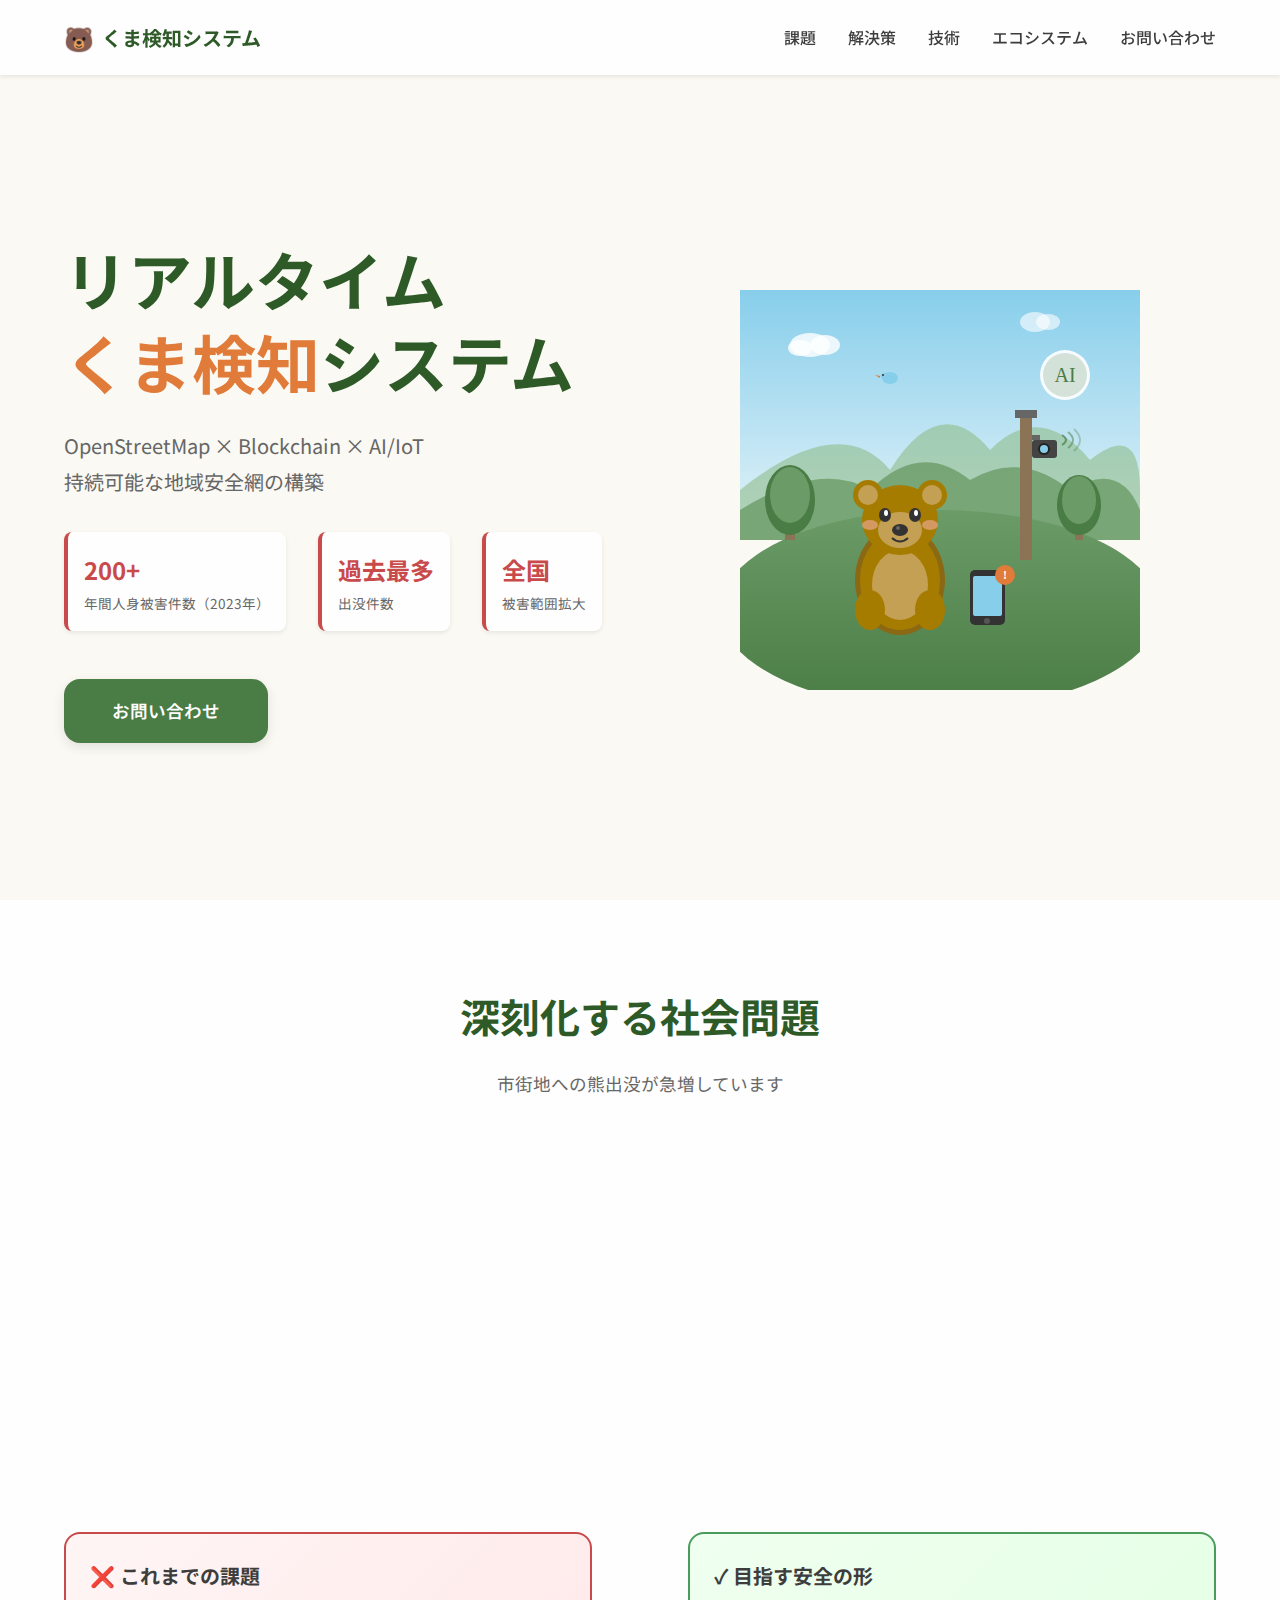
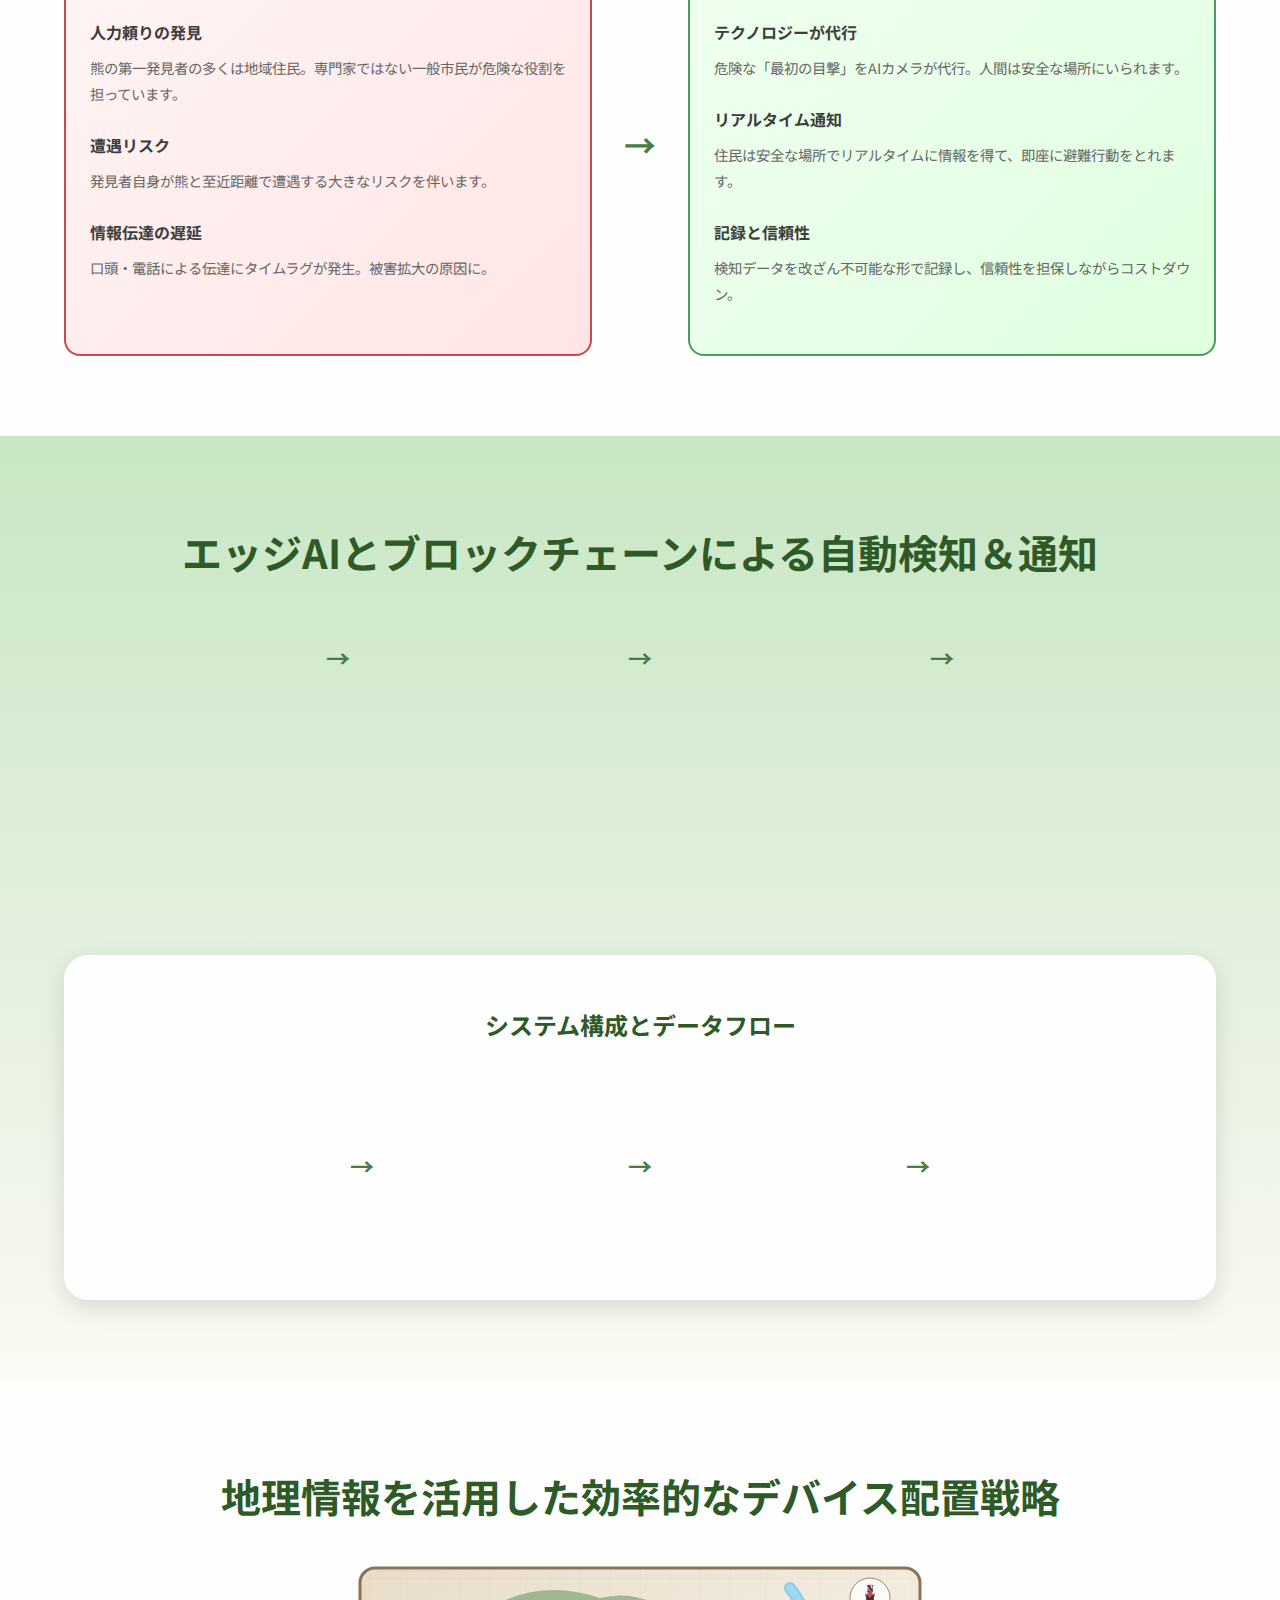
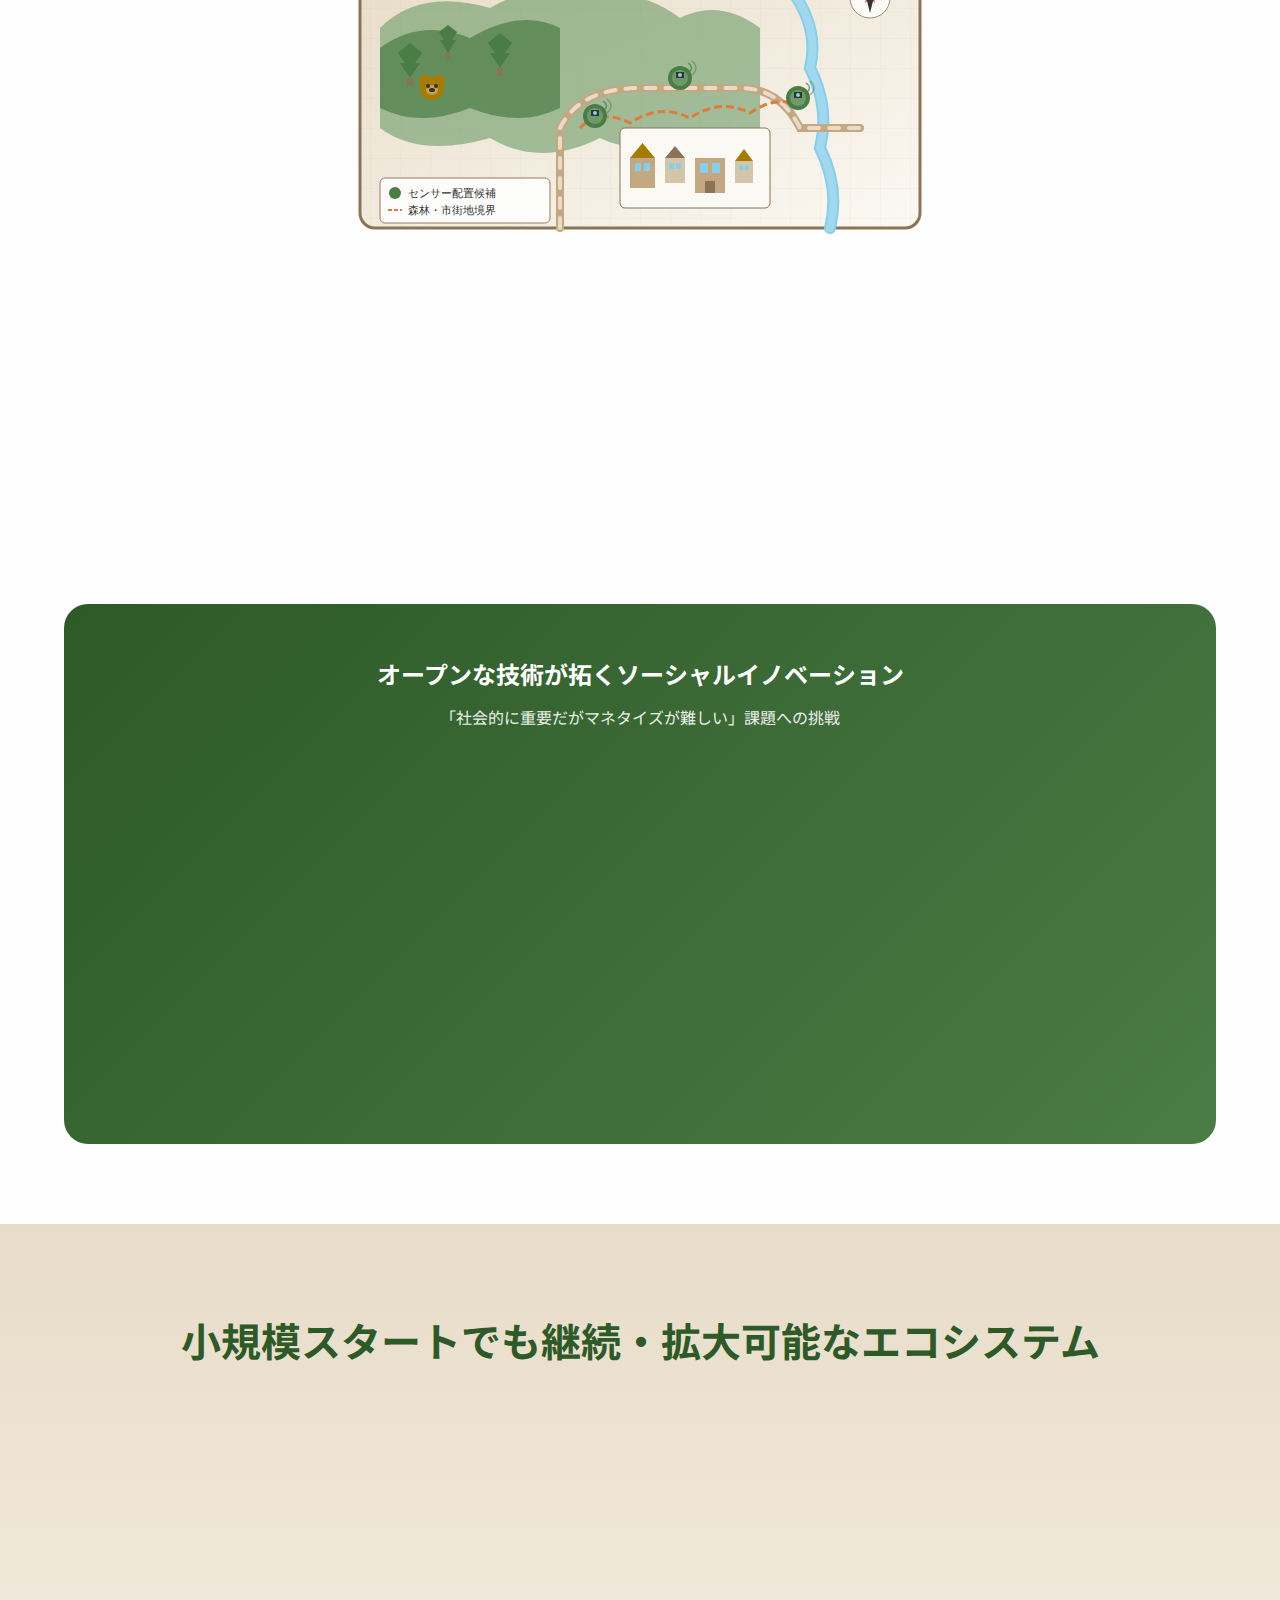
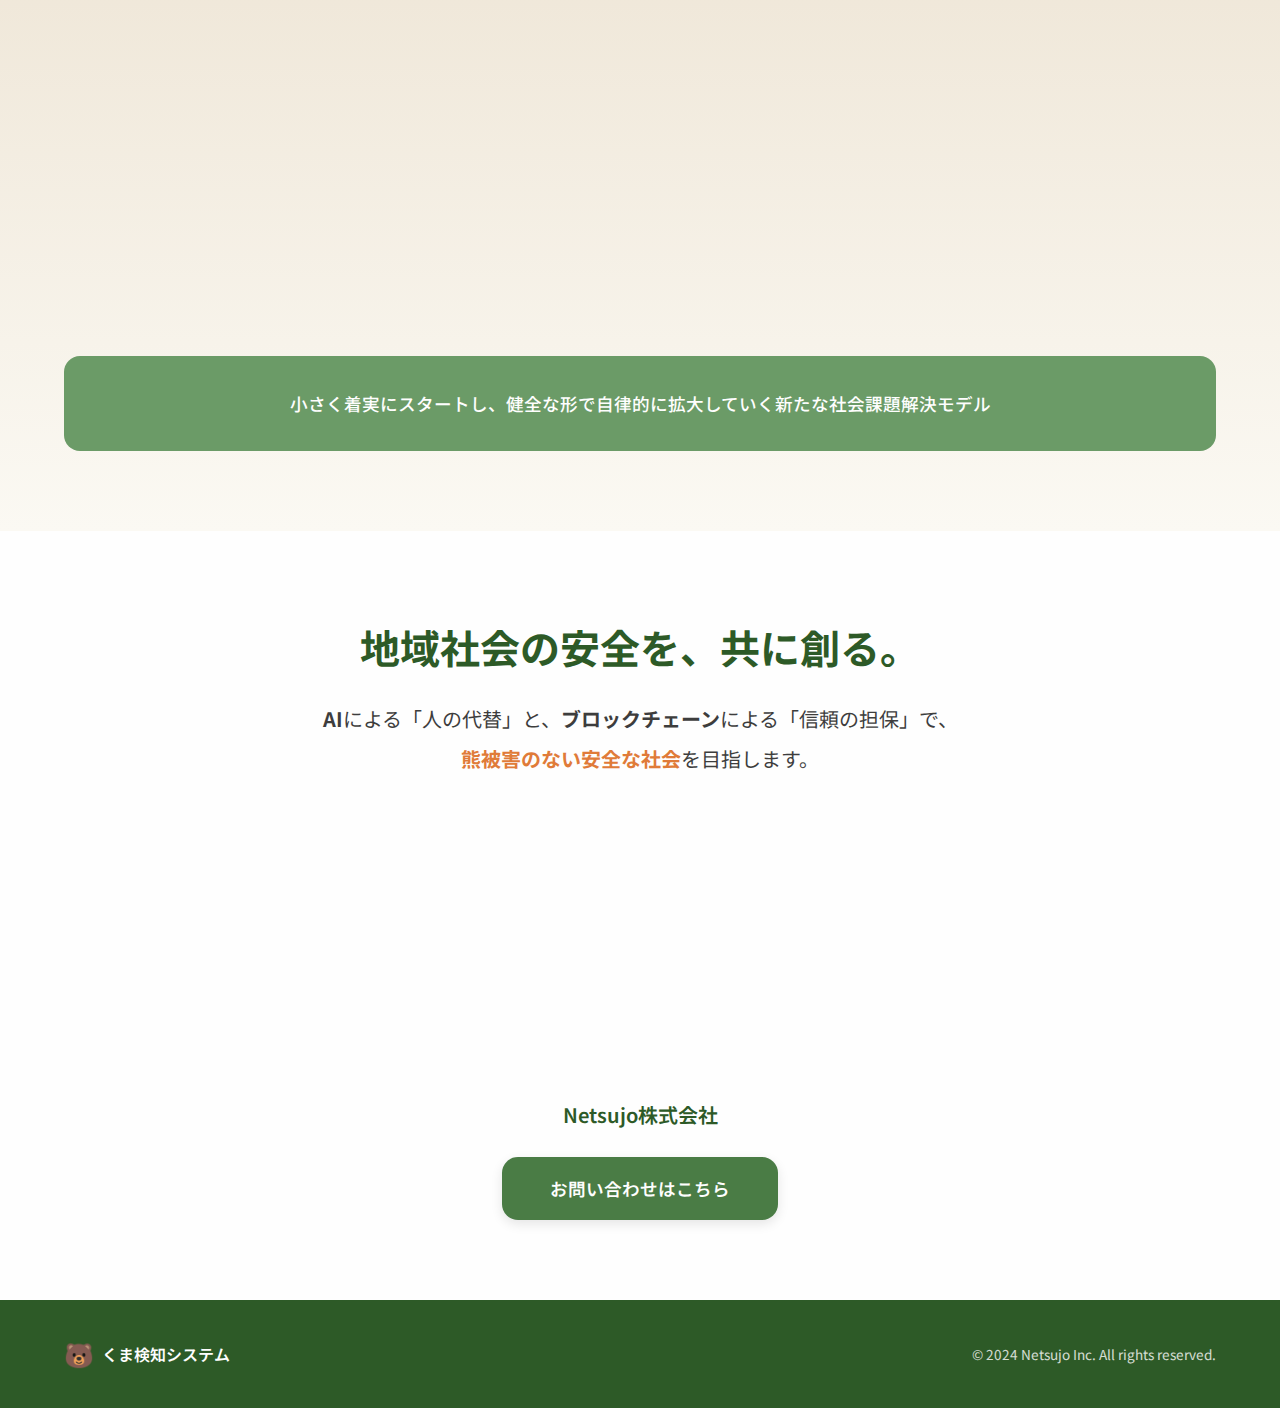
<file: lp/index.html>
<!DOCTYPE html>
<html lang="ja">
<head>
  <meta charset="UTF-8">
  <meta name="viewport" content="width=device-width, initial-scale=1.0">
  <title>くま検知システム - AI × ブロックチェーン × OpenStreetMapで地域の安全を守る</title>
  <meta name="description" content="AIカメラによるリアルタイム熊検知と、ブロックチェーン技術を活用した信頼性の高い情報共有プラットフォーム。地域社会の安全を共に創ります。">

  <!-- OGP (Open Graph Protocol) -->
  <meta property="og:title" content="くま検知システム - AI × ブロックチェーン × OpenStreetMapで地域の安全を守る">
  <meta property="og:description" content="AIカメラによるリアルタイム熊検知と、ブロックチェーン技術を活用した信頼性の高い情報共有プラットフォーム。地域社会の安全を共に創ります。">
  <meta property="og:type" content="website">
  <meta property="og:url" content="https://kuma-search.com/">
  <meta property="og:image" content="https://kuma-search.com/images/ogp.png">
  <meta property="og:image:width" content="1200">
  <meta property="og:image:height" content="630">
  <meta property="og:site_name" content="くま検知システム">
  <meta property="og:locale" content="ja_JP">

  <!-- Twitter Card -->
  <meta name="twitter:card" content="summary_large_image">
  <meta name="twitter:title" content="くま検知システム - AI × ブロックチェーン × OpenStreetMapで地域の安全を守る">
  <meta name="twitter:description" content="AIカメラによるリアルタイム熊検知と、ブロックチェーン技術を活用した信頼性の高い情報共有プラットフォーム。地域社会の安全を共に創ります。">
  <meta name="twitter:image" content="https://kuma-search.com/images/ogp.png">

  <link rel="stylesheet" href="style.css">
  <link rel="preconnect" href="https://fonts.googleapis.com">
  <link rel="preconnect" href="https://fonts.gstatic.com" crossorigin>
  <link href="https://fonts.googleapis.com/css2?family=Noto+Sans+JP:wght@400;500;700&display=swap" rel="stylesheet">
</head>
<body>
  <header class="header">
    <nav class="nav">
      <div class="nav-logo">
        <span class="logo-icon">🐻</span>
        <span class="logo-text">くま検知システム</span>
      </div>
      <ul class="nav-links">
        <li><a href="#problem">課題</a></li>
        <li><a href="#solution">解決策</a></li>
        <li><a href="#technology">技術</a></li>
        <li><a href="#ecosystem">エコシステム</a></li>
        <li><a href="#contact">お問い合わせ</a></li>
      </ul>
      <button class="nav-toggle" aria-label="メニュー">
        <span></span>
        <span></span>
        <span></span>
      </button>
    </nav>
  </header>

  <main>
    <!-- Hero Section -->
    <section class="hero">
      <div class="hero-content">
        <h1 class="hero-title">
          リアルタイム<br>
          <span class="highlight">くま検知</span>システム
        </h1>
        <p class="hero-subtitle">
          OpenStreetMap × Blockchain × AI/IoT<br>
          持続可能な地域安全網の構築
        </p>
        <div class="hero-stats">
          <div class="stat">
            <span class="stat-number">200+</span>
            <span class="stat-label">年間人身被害件数（2023年）</span>
          </div>
          <div class="stat">
            <span class="stat-number">過去最多</span>
            <span class="stat-label">出没件数</span>
          </div>
          <div class="stat">
            <span class="stat-number">全国</span>
            <span class="stat-label">被害範囲拡大</span>
          </div>
        </div>
        <a href="#contact" class="cta-button">お問い合わせ</a>
      </div>
      <div class="hero-illustration">
        <img src="images/hero-bear.svg" alt="熊検知のイメージ">
      </div>
    </section>

    <!-- Problem Section -->
    <section id="problem" class="section problem-section">
      <div class="container">
        <h2 class="section-title">深刻化する社会問題</h2>
        <p class="section-subtitle">市街地への熊出没が急増しています</p>

        <div class="problem-grid">
          <div class="problem-card">
            <div class="problem-icon">⚠️</div>
            <h3>現状</h3>
            <p>熊が農村部だけでなく市街地にも頻繁に出没。人と熊の生活圏が重複し、遭遇リスクが急増しています。</p>
          </div>
          <div class="problem-card">
            <div class="problem-icon">🚨</div>
            <h3>被害の実態</h3>
            <p>住民への襲撃など深刻な人的被害が発生。農作物への甚大な被害により地域経済にも打撃を与えています。</p>
          </div>
          <div class="problem-card">
            <div class="problem-icon">📊</div>
            <h3>社会的インパクト</h3>
            <p>住民の不安増大、地域経済への打撃。早急な対策が求められる喫緊の社会課題です。</p>
          </div>
        </div>

        <div class="comparison">
          <div class="comparison-item comparison-before">
            <h3>❌ これまでの課題</h3>
            <ul>
              <li>
                <strong>人力頼りの発見</strong>
                <p>熊の第一発見者の多くは地域住民。専門家ではない一般市民が危険な役割を担っています。</p>
              </li>
              <li>
                <strong>遭遇リスク</strong>
                <p>発見者自身が熊と至近距離で遭遇する大きなリスクを伴います。</p>
              </li>
              <li>
                <strong>情報伝達の遅延</strong>
                <p>口頭・電話による伝達にタイムラグが発生。被害拡大の原因に。</p>
              </li>
            </ul>
          </div>
          <div class="comparison-arrow">→</div>
          <div class="comparison-item comparison-after">
            <h3>✓ 目指す安全の形</h3>
            <ul>
              <li>
                <strong>テクノロジーが代行</strong>
                <p>危険な「最初の目撃」をAIカメラが代行。人間は安全な場所にいられます。</p>
              </li>
              <li>
                <strong>リアルタイム通知</strong>
                <p>住民は安全な場所でリアルタイムに情報を得て、即座に避難行動をとれます。</p>
              </li>
              <li>
                <strong>記録と信頼性</strong>
                <p>検知データを改ざん不可能な形で記録し、信頼性を担保しながらコストダウン。</p>
              </li>
            </ul>
          </div>
        </div>
      </div>
    </section>

    <!-- Solution Section -->
    <section id="solution" class="section solution-section">
      <div class="container">
        <h2 class="section-title">エッジAIとブロックチェーンによる自動検知＆通知</h2>

        <div class="solution-flow">
          <div class="flow-item">
            <div class="flow-icon">📷</div>
            <h3>AIの監視の目</h3>
            <p>カメラ付きIoTデバイス（Raspberry Pi 5 + カメラモジュール + AIアクセラレータ）を戦略的に設置</p>
          </div>
          <div class="flow-arrow">→</div>
          <div class="flow-item">
            <div class="flow-icon">🎯</div>
            <h3>リアルタイム検知</h3>
            <p>動画・画像からAI（YOLO等）が熊を自動識別。エッジで高速処理</p>
          </div>
          <div class="flow-arrow">→</div>
          <div class="flow-item">
            <div class="flow-icon">🔔</div>
            <h3>即時通知</h3>
            <p>検知情報は瞬時にネットワークを通じて住民・自治体・既存の熊情報共有サービス等へ共有</p>
          </div>
          <div class="flow-arrow">→</div>
          <div class="flow-item">
            <div class="flow-icon">⛓️</div>
            <h3>堅牢＆安価なデータ基盤</h3>
            <p>検知データはブロックチェーンに記録することで安価で信頼性を担保した運用を実現</p>
          </div>
        </div>

        <div class="system-architecture">
          <h3>システム構成とデータフロー</h3>
          <div class="architecture-diagram">
            <div class="arch-box">
              <div class="arch-header">EDGE DEVICE</div>
              <div class="arch-content">
                <p>📷 カメラ入力</p>
                <p>🧠 AI推論 (YOLO)</p>
                <p>🐻 熊検知!</p>
              </div>
            </div>
            <div class="arch-arrow">→</div>
            <div class="arch-box">
              <div class="arch-header">SERVER / DB</div>
              <div class="arch-content">
                <p>📥 検知情報受信</p>
                <p>💾 一時保存</p>
                <p>🔄 配信処理</p>
              </div>
            </div>
            <div class="arch-arrow">→</div>
            <div class="arch-box">
              <div class="arch-header">BLOCKCHAIN</div>
              <div class="arch-content">
                <p>⛓️ Metadata記録</p>
                <p>🔒 耐改ざん性</p>
                <p>📊 透明性確保</p>
              </div>
            </div>
            <div class="arch-arrow">→</div>
            <div class="arch-box">
              <div class="arch-header">NOTIFICATION</div>
              <div class="arch-content">
                <p>👨‍👩‍👧 住民へ即時アラート</p>
                <p>🏛️ 自治体が状況把握</p>
                <p>📥 他サービス連携</p>
              </div>
            </div>
          </div>
        </div>
      </div>
    </section>

    <!-- Technology Section -->
    <section id="technology" class="section tech-section">
      <div class="container">
        <h2 class="section-title">地理情報を活用した効率的なデバイス配置戦略</h2>

        <div class="tech-illustration">
          <img src="images/map-illustration.svg" alt="地図を使った配置戦略">
        </div>

        <div class="placement-steps">
          <div class="step">
            <div class="step-number">1</div>
            <h3>境界領域の特定</h3>
            <p>山間部と市街地の境目、河川沿いなど、熊の侵入経路となりやすいエリアをOSMデータや国土地理院の地図データから抽出</p>
          </div>
          <div class="step">
            <div class="step-number">2</div>
            <h3>インフラ協力の交渉</h3>
            <p>上記エリアにある建物（民家、倉庫等）をピックアップし、設置候補として選定</p>
          </div>
          <div class="step">
            <div class="step-number">3</div>
            <h3>Win-Winの構築</h3>
            <p>電源・ネットワークを借り受け、設置・維持コストを劇的に低減（オーナーには安全情報で還元）</p>
          </div>
        </div>

        <div class="open-tech">
          <h3>オープンな技術が拓くソーシャルイノベーション</h3>
          <p class="open-tech-subtitle">「社会的に重要だがマネタイズが難しい」課題への挑戦</p>

          <div class="tech-cards">
            <div class="tech-card">
              <div class="tech-card-icon">🗺️</div>
              <h4>OPEN DATA</h4>
              <p class="tech-name">OpenStreetMap</p>
              <p>誰でも使える地理情報で戦略を最適化。コミュニティ主導のデータ活用。</p>
            </div>
            <div class="tech-card">
              <div class="tech-card-icon">⛓️</div>
              <h4>OPEN SYSTEM</h4>
              <p class="tech-name">Symbol Blockchain</p>
              <p>堅牢で透明性の高い情報基盤やWebSocketでの通知基盤を低コストで利用。</p>
            </div>
            <div class="tech-card">
              <div class="tech-card-icon">💱</div>
              <h4>OPEN FINANCE</h4>
              <p class="tech-name">Stablecoins</p>
              <p>滑らかな価値の移転で活動を維持。マイクロペイメントの実現。</p>
            </div>
          </div>
        </div>
      </div>
    </section>

    <!-- Ecosystem Section -->
    <section id="ecosystem" class="section ecosystem-section">
      <div class="container">
        <h2 class="section-title">小規模スタートでも継続・拡大可能なエコシステム</h2>

        <div class="pillars">
          <div class="pillar">
            <div class="pillar-icon">💰</div>
            <h3>PILLAR 1: 無駄のない資金活用</h3>
            <div class="pillar-content">
              <div class="pillar-item">
                <h4>ステーブルコイン活用</h4>
                <p>手数料がほぼゼロの「JPYC」等を活用。従来の決済システムでは実現できなかった少額送金を可能に。</p>
              </div>
              <div class="pillar-item">
                <h4>マイクロ寄付モデル</h4>
                <p>少額決済による寄付を募り、デバイス購入や維持費に充当。自治体予算に依存しすぎない運営。</p>
              </div>
            </div>
          </div>
          <div class="pillar">
            <div class="pillar-icon">🌐</div>
            <h3>PILLAR 2: 参加型ネットワーク構築</h3>
            <div class="pillar-content">
              <div class="pillar-item">
                <h4>デバイスの民主化</h4>
                <p>誰でも構築できる仕様を公開。「FlightRadar」モデルのように自発的なデバイス設置協力を促進。</p>
              </div>
              <div class="pillar-item">
                <h4>インセンティブ設計</h4>
                <p>デバイス提供者（協力者）には、詳細なアラート情報へのアクセス権などの優遇措置を提供。</p>
              </div>
            </div>
          </div>
        </div>

        <div class="ecosystem-message">
          <p>小さく着実にスタートし、健全な形で自律的に拡大していく新たな社会課題解決モデル</p>
        </div>
      </div>
    </section>

    <!-- Contact Section -->
    <section id="contact" class="section contact-section">
      <div class="container">
        <h2 class="section-title">地域社会の安全を、共に創る。</h2>
        <p class="contact-message">
          <strong>AI</strong>による「人の代替」と、<strong>ブロックチェーン</strong>による「信頼の担保」で、<br>
          <span class="highlight">熊被害のない安全な社会</span>を目指します。
        </p>

        <div class="partner-cards">
          <div class="partner-card">
            <div class="partner-icon">🏛️</div>
            <h3>自治体様</h3>
            <p>パイロット地域募集</p>
          </div>
          <div class="partner-card">
            <div class="partner-icon">🔧</div>
            <h3>技術パートナー様</h3>
            <p>共同開発・実装</p>
          </div>
          <div class="partner-card">
            <div class="partner-icon">👥</div>
            <h3>地域の皆様</h3>
            <p>設置協力・フィードバック</p>
          </div>
        </div>

        <div class="contact-info">
          <p class="company-name">Netsujo株式会社</p>
          <a href="mailto:info@netsujo.co.jp" class="contact-button">お問い合わせはこちら</a>
        </div>
      </div>
    </section>
  </main>

  <footer class="footer">
    <div class="container">
      <div class="footer-content">
        <div class="footer-logo">
          <span class="logo-icon">🐻</span>
          <span class="logo-text">くま検知システム</span>
        </div>
        <p class="copyright">© 2024 Netsujo Inc. All rights reserved.</p>
      </div>
    </div>
  </footer>

  <script src="script.js"></script>
</body>
</html>
</file>
<file: lp/style.css>
/*
 * くま検知システム - ランディングページスタイル
 * 自然と人の調和を感じる配色
 */

:root {
  /* 自然を感じる配色 - 森林、木々、土、空 */
  --color-forest-dark: #2D5A27;
  --color-forest: #4A7C45;
  --color-forest-light: #6B9B67;
  --color-leaf: #8FBC8B;
  --color-leaf-light: #C8E6C4;

  --color-earth: #8B7355;
  --color-earth-light: #C4A882;
  --color-sand: #E8DCC8;

  --color-sky: #87CEEB;
  --color-sky-light: #E6F4F9;

  --color-white: #FEFEFE;
  --color-cream: #FBF9F3;
  --color-text: #3D3D3D;
  --color-text-light: #666666;

  --color-warning: #E07B39;
  --color-danger: #C94A4A;
  --color-success: #4A9C5D;

  /* タイポグラフィ */
  --font-family: 'Noto Sans JP', -apple-system, BlinkMacSystemFont, 'Segoe UI', sans-serif;

  /* スペーシング */
  --spacing-xs: 0.5rem;
  --spacing-sm: 1rem;
  --spacing-md: 1.5rem;
  --spacing-lg: 2rem;
  --spacing-xl: 3rem;
  --spacing-xxl: 5rem;

  /* ボーダー半径 */
  --radius-sm: 4px;
  --radius-md: 8px;
  --radius-lg: 16px;
  --radius-xl: 24px;

  /* シャドウ */
  --shadow-sm: 0 2px 4px rgba(0, 0, 0, 0.08);
  --shadow-md: 0 4px 12px rgba(0, 0, 0, 0.1);
  --shadow-lg: 0 8px 24px rgba(0, 0, 0, 0.12);
}

/* リセットと基本スタイル */
*, *::before, *::after {
  box-sizing: border-box;
  margin: 0;
  padding: 0;
}

html {
  scroll-behavior: smooth;
  overflow-x: hidden;
}

body {
  font-family: var(--font-family);
  font-size: 16px;
  line-height: 1.8;
  color: var(--color-text);
  background-color: var(--color-cream);
  overflow-x: hidden;
}

img {
  max-width: 100%;
  height: auto;
}

a {
  color: var(--color-forest);
  text-decoration: none;
  transition: color 0.3s ease;
}

a:hover {
  color: var(--color-forest-dark);
}

/* コンテナ */
.container {
  max-width: 1200px;
  margin: 0 auto;
  padding: 0 var(--spacing-md);
}

/* ヘッダー */
.header {
  position: fixed;
  top: 0;
  left: 0;
  right: 0;
  background: rgba(254, 254, 254, 0.95);
  backdrop-filter: blur(8px);
  box-shadow: var(--shadow-sm);
  z-index: 1000;
}

.nav {
  display: flex;
  justify-content: space-between;
  align-items: center;
  max-width: 1200px;
  margin: 0 auto;
  padding: var(--spacing-sm) var(--spacing-md);
}

.nav-logo {
  display: flex;
  align-items: center;
  gap: var(--spacing-xs);
  font-weight: 700;
  font-size: 1.25rem;
  color: var(--color-forest-dark);
}

.logo-icon {
  font-size: 1.5rem;
}

.nav-links {
  display: flex;
  list-style: none;
  gap: var(--spacing-lg);
}

.nav-links a {
  font-weight: 500;
  color: var(--color-text);
  padding: var(--spacing-xs) 0;
  position: relative;
}

.nav-links a::after {
  content: '';
  position: absolute;
  bottom: 0;
  left: 0;
  width: 0;
  height: 2px;
  background: var(--color-forest);
  transition: width 0.3s ease;
}

.nav-links a:hover::after {
  width: 100%;
}

.nav-toggle {
  display: none;
  flex-direction: column;
  gap: 5px;
  background: none;
  border: none;
  cursor: pointer;
  padding: 5px;
}

.nav-toggle span {
  width: 24px;
  height: 2px;
  background: var(--color-text);
  transition: all 0.3s ease;
}

/* ヒーローセクション */
.hero {
  display: flex;
  align-items: center;
  justify-content: space-between;
  min-height: 100vh;
  padding: calc(80px + var(--spacing-xxl)) var(--spacing-md) var(--spacing-xxl);
  max-width: 1200px;
  margin: 0 auto;
  gap: var(--spacing-xl);
}

.hero-content {
  flex: 1;
  max-width: 600px;
}

.hero-title {
  font-size: clamp(2.5rem, 5vw, 4rem);
  font-weight: 700;
  line-height: 1.3;
  color: var(--color-forest-dark);
  margin-bottom: var(--spacing-md);
}

.hero-title .highlight {
  color: var(--color-warning);
}

.hero-subtitle {
  font-size: 1.25rem;
  color: var(--color-text-light);
  margin-bottom: var(--spacing-lg);
  line-height: 1.8;
}

.hero-stats {
  display: flex;
  gap: var(--spacing-lg);
  margin-bottom: var(--spacing-xl);
  flex-wrap: wrap;
}

.stat {
  display: flex;
  flex-direction: column;
  padding: var(--spacing-sm);
  background: var(--color-white);
  border-radius: var(--radius-md);
  box-shadow: var(--shadow-sm);
  border-left: 4px solid var(--color-danger);
}

.stat-number {
  font-size: 1.5rem;
  font-weight: 700;
  color: var(--color-danger);
}

.stat-label {
  font-size: 0.85rem;
  color: var(--color-text-light);
}

.cta-button {
  display: inline-block;
  padding: var(--spacing-sm) var(--spacing-xl);
  background: var(--color-forest);
  color: var(--color-white);
  font-weight: 600;
  font-size: 1.1rem;
  border-radius: var(--radius-lg);
  box-shadow: var(--shadow-md);
  transition: all 0.3s ease;
}

.cta-button:hover {
  background: var(--color-forest-dark);
  color: var(--color-white);
  transform: translateY(-2px);
  box-shadow: var(--shadow-lg);
}

.hero-illustration {
  flex: 1;
  display: flex;
  justify-content: center;
  align-items: center;
  max-width: 100%;
  overflow: hidden;
}

.hero-illustration img {
  max-width: 100%;
  width: 400px;
  height: auto;
}

/* セクション共通 */
.section {
  padding: var(--spacing-xxl) var(--spacing-md);
}

.section-title {
  font-size: clamp(1.75rem, 4vw, 2.5rem);
  font-weight: 700;
  color: var(--color-forest-dark);
  text-align: center;
  margin-bottom: var(--spacing-sm);
}

.section-subtitle {
  font-size: 1.1rem;
  color: var(--color-text-light);
  text-align: center;
  margin-bottom: var(--spacing-xl);
}

/* 課題セクション */
.problem-section {
  background: var(--color-white);
}

.problem-grid {
  display: grid;
  grid-template-columns: repeat(auto-fit, minmax(min(280px, 100%), 1fr));
  gap: var(--spacing-lg);
  margin-bottom: var(--spacing-xxl);
}

.problem-card {
  background: var(--color-cream);
  padding: var(--spacing-lg);
  border-radius: var(--radius-lg);
  text-align: center;
}

.problem-icon {
  font-size: 3rem;
  margin-bottom: var(--spacing-sm);
}

.problem-card h3 {
  font-size: 1.25rem;
  color: var(--color-forest-dark);
  margin-bottom: var(--spacing-sm);
}

.problem-card p {
  color: var(--color-text-light);
}

/* 比較 */
.comparison {
  display: flex;
  gap: var(--spacing-lg);
  align-items: stretch;
  flex-wrap: wrap;
}

.comparison-item {
  flex: 1;
  min-width: min(300px, 100%);
  padding: var(--spacing-md);
  border-radius: var(--radius-lg);
}

.comparison-before {
  background: linear-gradient(135deg, #fff5f5 0%, #ffe5e5 100%);
  border: 2px solid var(--color-danger);
}

.comparison-after {
  background: linear-gradient(135deg, #f0fff0 0%, #e0ffe0 100%);
  border: 2px solid var(--color-success);
}

.comparison-item h3 {
  font-size: 1.25rem;
  margin-bottom: var(--spacing-md);
}

.comparison-item ul {
  list-style: none;
}

.comparison-item li {
  margin-bottom: var(--spacing-md);
}

.comparison-item li strong {
  display: block;
  font-size: 1rem;
  margin-bottom: var(--spacing-xs);
}

.comparison-item li p {
  font-size: 0.9rem;
  color: var(--color-text-light);
}

.comparison-arrow {
  display: flex;
  align-items: center;
  justify-content: center;
  font-size: 2rem;
  color: var(--color-forest);
  font-weight: bold;
}

/* ソリューションセクション */
.solution-section {
  background: linear-gradient(180deg, var(--color-leaf-light) 0%, var(--color-cream) 100%);
}

.solution-flow {
  display: flex;
  align-items: flex-start;
  justify-content: center;
  gap: var(--spacing-sm);
  flex-wrap: wrap;
  margin-bottom: var(--spacing-xxl);
}

.flow-item {
  flex: 1;
  min-width: min(200px, 100%);
  max-width: 100%;
  text-align: center;
  padding: var(--spacing-md);
  background: var(--color-white);
  border-radius: var(--radius-lg);
  box-shadow: var(--shadow-md);
}

.flow-icon {
  font-size: 2.5rem;
  margin-bottom: var(--spacing-sm);
}

.flow-item h3 {
  font-size: 1rem;
  color: var(--color-forest-dark);
  margin-bottom: var(--spacing-xs);
}

.flow-item p {
  font-size: 0.85rem;
  color: var(--color-text-light);
}

.flow-arrow {
  display: flex;
  align-items: center;
  font-size: 1.5rem;
  color: var(--color-forest);
  font-weight: bold;
  padding-top: var(--spacing-lg);
}

/* システムアーキテクチャ */
.system-architecture {
  background: var(--color-white);
  padding: var(--spacing-xl);
  border-radius: var(--radius-xl);
  box-shadow: var(--shadow-lg);
}

.system-architecture h3 {
  text-align: center;
  font-size: 1.5rem;
  color: var(--color-forest-dark);
  margin-bottom: var(--spacing-lg);
}

.architecture-diagram {
  display: flex;
  align-items: stretch;
  justify-content: center;
  gap: var(--spacing-sm);
  flex-wrap: wrap;
}

.arch-box {
  flex: 1;
  min-width: min(180px, 100%);
  max-width: 100%;
  border: 2px solid var(--color-forest-light);
  border-radius: var(--radius-md);
  overflow: hidden;
}

.arch-header {
  background: var(--color-forest);
  color: var(--color-white);
  padding: var(--spacing-xs) var(--spacing-sm);
  font-weight: 600;
  font-size: 0.85rem;
  text-align: center;
}

.arch-content {
  padding: var(--spacing-sm);
  background: var(--color-cream);
}

.arch-content p {
  font-size: 0.85rem;
  margin-bottom: var(--spacing-xs);
}

.arch-arrow {
  display: flex;
  align-items: center;
  font-size: 1.5rem;
  color: var(--color-forest);
  font-weight: bold;
}

/* テクノロジーセクション */
.tech-section {
  background: var(--color-white);
}

.tech-illustration {
  text-align: center;
  margin-bottom: var(--spacing-xl);
  overflow: hidden;
}

.tech-illustration img {
  max-width: 100%;
  height: auto;
}

.placement-steps {
  display: flex;
  justify-content: center;
  gap: var(--spacing-lg);
  flex-wrap: wrap;
  margin-bottom: var(--spacing-xxl);
}

.step {
  flex: 1;
  min-width: min(280px, 100%);
  max-width: 100%;
  padding: var(--spacing-lg);
  padding-top: calc(var(--spacing-lg) + 10px);
  background: var(--color-cream);
  border-radius: var(--radius-lg);
  position: relative;
}

.step-number {
  position: absolute;
  top: -15px;
  left: 20px;
  width: 40px;
  height: 40px;
  background: var(--color-forest);
  color: var(--color-white);
  border-radius: 50%;
  display: flex;
  align-items: center;
  justify-content: center;
  font-weight: 700;
  font-size: 1.25rem;
}

.step h3 {
  font-size: 1.1rem;
  color: var(--color-forest-dark);
  margin-bottom: var(--spacing-sm);
  margin-top: var(--spacing-sm);
}

.step p {
  font-size: 0.95rem;
  color: var(--color-text-light);
}

/* オープン技術 */
.open-tech {
  background: linear-gradient(135deg, var(--color-forest-dark) 0%, var(--color-forest) 100%);
  padding: var(--spacing-xl);
  border-radius: var(--radius-xl);
  color: var(--color-white);
}

.open-tech h3 {
  text-align: center;
  font-size: 1.5rem;
  margin-bottom: var(--spacing-xs);
}

.open-tech-subtitle {
  text-align: center;
  opacity: 0.9;
  margin-bottom: var(--spacing-xl);
}

.tech-cards {
  display: grid;
  grid-template-columns: repeat(auto-fit, minmax(min(280px, 100%), 1fr));
  gap: var(--spacing-lg);
}

.tech-card {
  background: rgba(255, 255, 255, 0.1);
  padding: var(--spacing-lg);
  border-radius: var(--radius-lg);
  text-align: center;
  backdrop-filter: blur(4px);
  border: 1px solid rgba(255, 255, 255, 0.2);
}

.tech-card-icon {
  font-size: 2.5rem;
  margin-bottom: var(--spacing-sm);
}

.tech-card h4 {
  font-size: 0.85rem;
  letter-spacing: 0.1em;
  opacity: 0.8;
  margin-bottom: var(--spacing-xs);
}

.tech-name {
  font-size: 1.25rem;
  font-weight: 700;
  margin-bottom: var(--spacing-sm);
}

.tech-card p:last-child {
  font-size: 0.9rem;
  opacity: 0.9;
}

/* エコシステムセクション */
.ecosystem-section {
  background: linear-gradient(180deg, var(--color-sand) 0%, var(--color-cream) 100%);
}

.pillars {
  display: grid;
  grid-template-columns: repeat(auto-fit, minmax(min(320px, 100%), 1fr));
  gap: var(--spacing-xl);
  margin-bottom: var(--spacing-xl);
}

.pillar {
  background: var(--color-white);
  padding: var(--spacing-md);
  border-radius: var(--radius-xl);
  box-shadow: var(--shadow-md);
}

.pillar-icon {
  font-size: 3rem;
  margin-bottom: var(--spacing-sm);
}

.pillar h3 {
  font-size: 1.25rem;
  color: var(--color-forest-dark);
  margin-bottom: var(--spacing-lg);
}

.pillar-content {
  display: flex;
  flex-direction: column;
  gap: var(--spacing-md);
}

.pillar-item {
  padding: var(--spacing-md);
  background: var(--color-cream);
  border-radius: var(--radius-md);
}

.pillar-item h4 {
  font-size: 1rem;
  color: var(--color-forest);
  margin-bottom: var(--spacing-xs);
}

.pillar-item p {
  font-size: 0.9rem;
  color: var(--color-text-light);
}

.ecosystem-message {
  text-align: center;
  padding: var(--spacing-lg);
  background: var(--color-forest-light);
  color: var(--color-white);
  border-radius: var(--radius-lg);
  font-size: 1.1rem;
  font-weight: 500;
}

/* コンタクトセクション */
.contact-section {
  background: var(--color-white);
  text-align: center;
}

.contact-message {
  font-size: 1.25rem;
  margin-bottom: var(--spacing-xl);
  line-height: 2;
}

.contact-message .highlight {
  color: var(--color-warning);
  font-weight: 700;
}

.partner-cards {
  display: flex;
  justify-content: center;
  gap: var(--spacing-lg);
  flex-wrap: wrap;
  margin-bottom: var(--spacing-xl);
}

.partner-card {
  padding: var(--spacing-lg) var(--spacing-xl);
  background: var(--color-cream);
  border-radius: var(--radius-lg);
  border: 2px solid var(--color-leaf);
  transition: all 0.3s ease;
}

.partner-card:hover {
  border-color: var(--color-forest);
  transform: translateY(-4px);
  box-shadow: var(--shadow-lg);
}

.partner-icon {
  font-size: 2.5rem;
  margin-bottom: var(--spacing-sm);
}

.partner-card h3 {
  font-size: 1.1rem;
  color: var(--color-forest-dark);
  margin-bottom: var(--spacing-xs);
}

.partner-card p {
  color: var(--color-text-light);
  font-size: 0.9rem;
}

.contact-info {
  margin-top: var(--spacing-xl);
}

.company-name {
  font-size: 1.25rem;
  font-weight: 600;
  color: var(--color-forest-dark);
  margin-bottom: var(--spacing-md);
}

.contact-button {
  display: inline-block;
  padding: var(--spacing-sm) var(--spacing-xl);
  background: var(--color-forest);
  color: var(--color-white);
  font-weight: 600;
  font-size: 1.1rem;
  border-radius: var(--radius-lg);
  box-shadow: var(--shadow-md);
  transition: all 0.3s ease;
}

.contact-button:hover {
  background: var(--color-forest-dark);
  color: var(--color-white);
  transform: translateY(-2px);
  box-shadow: var(--shadow-lg);
}

/* フッター */
.footer {
  background: var(--color-forest-dark);
  color: var(--color-white);
  padding: var(--spacing-lg) var(--spacing-md);
}

.footer-content {
  display: flex;
  justify-content: space-between;
  align-items: center;
  flex-wrap: wrap;
  gap: var(--spacing-md);
}

.footer-logo {
  display: flex;
  align-items: center;
  gap: var(--spacing-xs);
  font-weight: 600;
}

.copyright {
  font-size: 0.85rem;
  opacity: 0.8;
}

/* レスポンシブ - タブレット */
@media (max-width: 768px) {
  :root {
    --spacing-md: 1rem;
    --spacing-lg: 1.5rem;
    --spacing-xl: 2rem;
    --spacing-xxl: 3rem;
  }

  .container {
    padding: 0 var(--spacing-sm);
  }

  .nav-links {
    display: none;
    position: absolute;
    top: 100%;
    left: 0;
    right: 0;
    background: var(--color-white);
    flex-direction: column;
    padding: var(--spacing-md);
    gap: var(--spacing-sm);
    box-shadow: var(--shadow-md);
  }

  .nav-links.active {
    display: flex;
  }

  .nav-toggle {
    display: flex;
  }

  .hero {
    flex-direction: column;
    text-align: center;
    padding-top: calc(70px + var(--spacing-lg));
    min-height: auto;
    padding-bottom: var(--spacing-xl);
  }

  .hero-title {
    font-size: 2rem;
  }

  .hero-subtitle {
    font-size: 1rem;
  }

  .hero-stats {
    justify-content: center;
    gap: var(--spacing-sm);
  }

  .stat {
    padding: var(--spacing-xs);
    min-width: 0;
  }

  .stat-number {
    font-size: 1.2rem;
  }

  .stat-label {
    font-size: 0.75rem;
  }

  .hero-illustration {
    order: -1;
    margin-bottom: var(--spacing-md);
  }

  .hero-illustration img {
    max-width: 280px;
  }

  .section-title {
    font-size: 1.5rem;
  }

  .comparison {
    flex-direction: column;
    gap: var(--spacing-sm);
  }

  .comparison-arrow {
    transform: rotate(90deg);
    padding: var(--spacing-xs) 0;
    font-size: 1.5rem;
  }

  .flow-arrow {
    transform: rotate(90deg);
    padding: var(--spacing-xs) 0;
    font-size: 1.2rem;
  }

  .solution-flow {
    flex-direction: column;
    align-items: stretch;
    gap: var(--spacing-xs);
  }

  .flow-item {
    max-width: 100%;
    min-width: 0;
  }

  .system-architecture {
    padding: var(--spacing-md);
  }

  .system-architecture h3 {
    font-size: 1.2rem;
  }

  .architecture-diagram {
    flex-direction: column;
    align-items: stretch;
    gap: var(--spacing-xs);
  }

  .arch-box {
    max-width: 100%;
    width: 100%;
    min-width: 0;
  }

  .arch-arrow {
    transform: rotate(90deg);
    padding: var(--spacing-xs) 0;
    font-size: 1.2rem;
  }

  .placement-steps {
    flex-direction: column;
    align-items: stretch;
    gap: var(--spacing-lg);
  }

  .step {
    max-width: 100%;
    min-width: 0;
  }

  .open-tech {
    padding: var(--spacing-md);
  }

  .open-tech h3 {
    font-size: 1.2rem;
  }

  .pillars {
    grid-template-columns: 1fr;
    gap: var(--spacing-md);
  }

  .pillar h3 {
    font-size: 1.1rem;
  }

  .ecosystem-message {
    font-size: 0.95rem;
    padding: var(--spacing-md);
  }

  .contact-message {
    font-size: 1rem;
  }

  .partner-cards {
    gap: var(--spacing-sm);
  }

  .partner-card {
    padding: var(--spacing-md);
    flex: 1;
    min-width: 140px;
  }

  .partner-icon {
    font-size: 2rem;
  }

  .partner-card h3 {
    font-size: 1rem;
  }

  .partner-card p {
    font-size: 0.8rem;
  }

  .footer-content {
    flex-direction: column;
    text-align: center;
  }
}

/* レスポンシブ - スマホ（小さい画面） */
@media (max-width: 480px) {
  :root {
    --spacing-sm: 0.75rem;
    --spacing-md: 1rem;
    --spacing-lg: 1.25rem;
    --spacing-xl: 1.5rem;
    --spacing-xxl: 2rem;
  }

  body {
    font-size: 14px;
  }

  .nav {
    padding: var(--spacing-xs) var(--spacing-sm);
  }

  .nav-logo {
    font-size: 1rem;
  }

  .logo-icon {
    font-size: 1.25rem;
  }

  .hero {
    padding-top: calc(60px + var(--spacing-md));
    padding-left: var(--spacing-sm);
    padding-right: var(--spacing-sm);
  }

  .hero-title {
    font-size: 1.75rem;
  }

  .hero-subtitle {
    font-size: 0.9rem;
    line-height: 1.6;
  }

  .hero-illustration img {
    max-width: 220px;
  }

  .hero-stats {
    flex-direction: column;
    align-items: stretch;
    gap: var(--spacing-xs);
  }

  .stat {
    flex-direction: row;
    align-items: center;
    gap: var(--spacing-sm);
  }

  .stat-number {
    font-size: 1.1rem;
  }

  .cta-button {
    width: 100%;
    text-align: center;
    padding: var(--spacing-sm) var(--spacing-md);
    font-size: 1rem;
  }

  .section {
    padding: var(--spacing-xl) var(--spacing-sm);
  }

  .section-title {
    font-size: 1.25rem;
    line-height: 1.4;
  }

  .section-subtitle {
    font-size: 0.9rem;
  }

  .problem-card {
    padding: var(--spacing-md);
  }

  .problem-icon {
    font-size: 2rem;
  }

  .problem-card h3 {
    font-size: 1.1rem;
  }

  .problem-card p {
    font-size: 0.85rem;
  }

  .comparison-item {
    padding: var(--spacing-sm);
  }

  .comparison-item h3 {
    font-size: 1.1rem;
  }

  .comparison-item li strong {
    font-size: 0.9rem;
  }

  .comparison-item li p {
    font-size: 0.8rem;
  }

  .flow-item {
    padding: var(--spacing-sm);
  }

  .flow-icon {
    font-size: 2rem;
  }

  .flow-item h3 {
    font-size: 0.9rem;
  }

  .flow-item p {
    font-size: 0.8rem;
  }

  .arch-header {
    font-size: 0.75rem;
    padding: var(--spacing-xs);
  }

  .arch-content {
    padding: var(--spacing-xs);
  }

  .arch-content p {
    font-size: 0.8rem;
  }

  .step {
    padding: var(--spacing-md);
    padding-top: calc(var(--spacing-md) + 15px);
  }

  .step-number {
    width: 32px;
    height: 32px;
    font-size: 1rem;
    top: -12px;
    left: 15px;
  }

  .step h3 {
    font-size: 1rem;
  }

  .step p {
    font-size: 0.85rem;
  }

  .tech-card {
    padding: var(--spacing-md);
  }

  .tech-card-icon {
    font-size: 2rem;
  }

  .tech-name {
    font-size: 1.1rem;
  }

  .tech-card p:last-child {
    font-size: 0.8rem;
  }

  .pillar {
    padding: var(--spacing-sm);
  }

  .pillar-icon {
    font-size: 2rem;
  }

  .pillar h3 {
    font-size: 1rem;
    margin-bottom: var(--spacing-sm);
  }

  .pillar-item {
    padding: var(--spacing-sm);
  }

  .pillar-item h4 {
    font-size: 0.9rem;
  }

  .pillar-item p {
    font-size: 0.8rem;
  }

  .ecosystem-message {
    font-size: 0.85rem;
  }

  .partner-cards {
    flex-direction: column;
    align-items: stretch;
  }

  .partner-card {
    min-width: 0;
    width: 100%;
  }

  .contact-button {
    width: 100%;
    text-align: center;
    padding: var(--spacing-sm) var(--spacing-md);
    font-size: 1rem;
  }

  .footer {
    padding: var(--spacing-md) var(--spacing-sm);
  }

  .footer-logo {
    font-size: 0.9rem;
  }

  .copyright {
    font-size: 0.75rem;
  }
}

/* アニメーション */
@keyframes fadeInUp {
  from {
    opacity: 0;
    transform: translateY(20px);
  }
  to {
    opacity: 1;
    transform: translateY(0);
  }
}

.section {
  animation: fadeInUp 0.6s ease-out;
}
</file>
